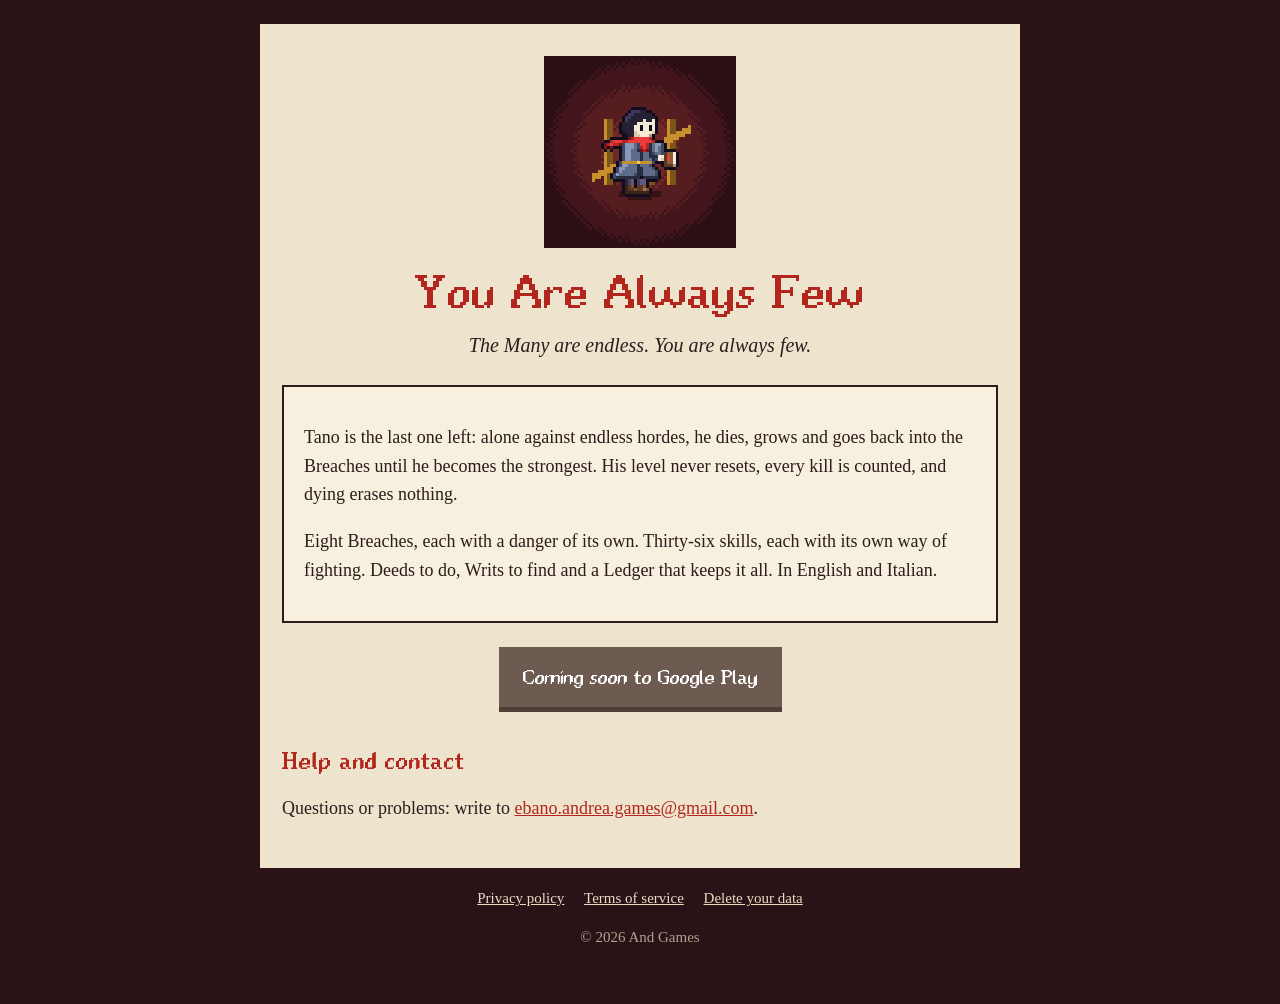
<file: index.html>
<!doctype html>
<html lang="en">
<head>
	<meta charset="utf-8">
	<meta name="viewport" content="width=device-width, initial-scale=1">
	<title>You Are Always Few</title>
	<meta name="description" content="You Are Always Few is a bullet heaven: Tano, the last one left, alone against endless hordes.">
	<link rel="stylesheet" href="style.css">
</head>
<body>
	<main>
		<div class="hero">
			<img src="images/icon.png" alt="">
			<span class="logo">You Are Always Few</span>
			<p class="tagline">The Many are endless. You are always few.</p>
		</div>

		<div class="card">
			<p>Tano is the last one left: alone against endless hordes, he dies, grows and goes back into the Breaches until he becomes the strongest. His level never resets, every kill is counted, and dying erases nothing.</p>
			<p>Eight Breaches, each with a danger of its own. Thirty-six skills, each with its own way of fighting. Deeds to do, Writs to find and a Ledger that keeps it all. In English and Italian.</p>
		</div>

		<p style="text-align: center">
			<span class="button disabled">Coming soon to Google Play</span>
		</p>

		<h2>Help and contact</h2>
		<p>Questions or problems: write to <a href="mailto:ebano.andrea.games@gmail.com">ebano.andrea.games@gmail.com</a>.</p>
	</main>
	<footer>
		<a href="privacy/">Privacy policy</a>
		<a href="terms/">Terms of service</a>
		<a href="delete/">Delete your data</a>
		<p>© 2026 And Games</p>
	</footer>
</body>
</html>
</file>
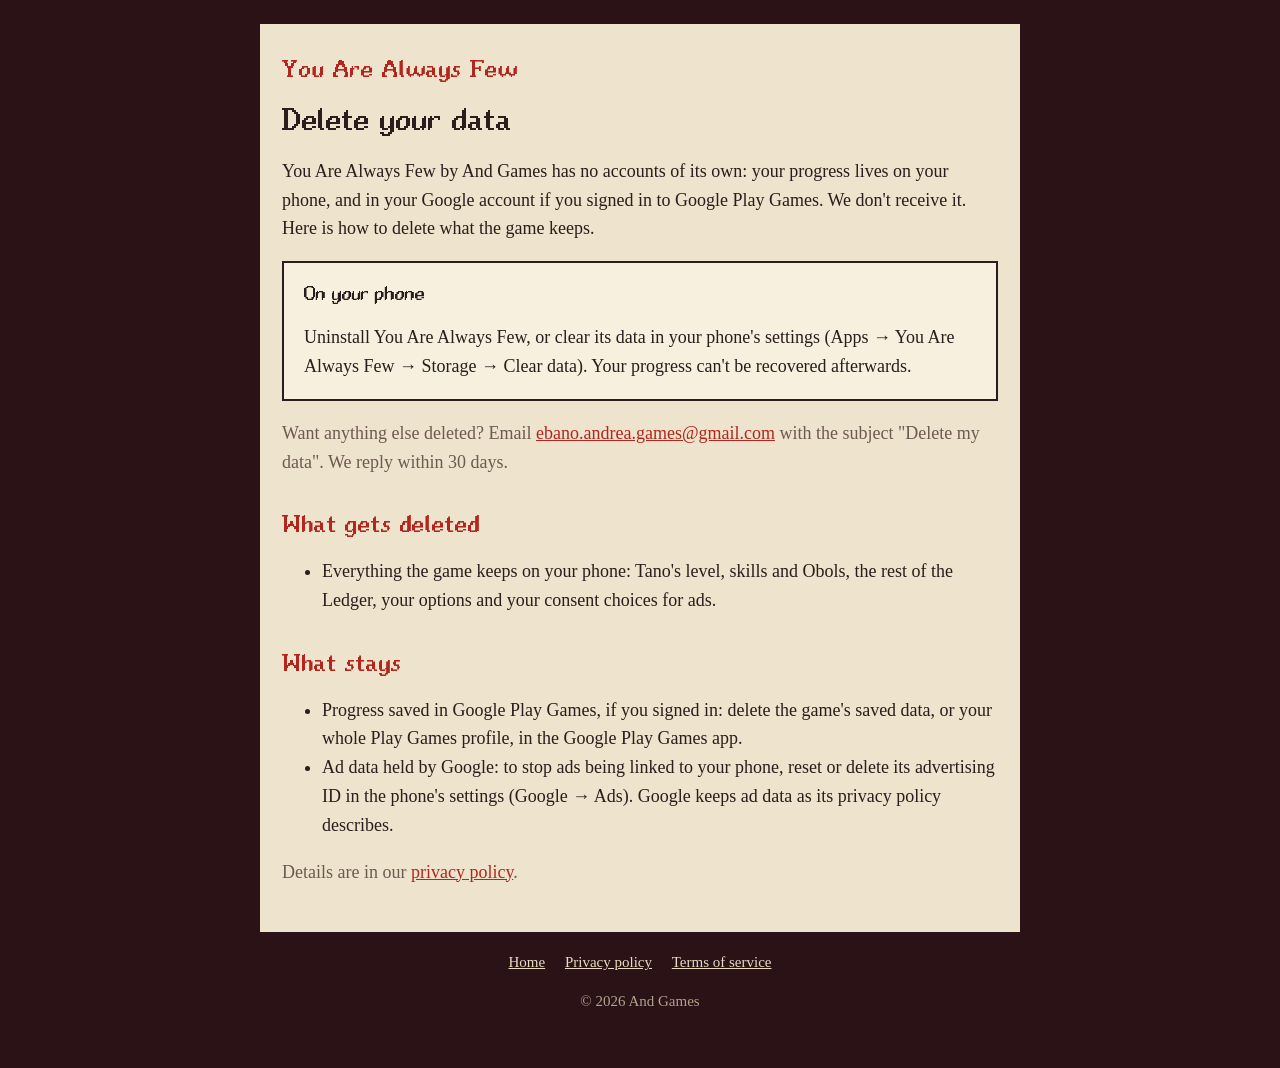
<file: delete/index.html>
<!doctype html>
<html lang="en">
<head>
	<meta charset="utf-8">
	<meta name="viewport" content="width=device-width, initial-scale=1">
	<title>Delete your data · You Are Always Few</title>
	<meta name="description" content="How to delete the data You Are Always Few keeps on your phone.">
	<link rel="stylesheet" href="../style.css">
</head>
<body>
	<main>
		<nav class="top"><a class="logo small" href="../">You Are Always Few</a></nav>

		<h1>Delete your data</h1>
		<p>You Are Always Few by And Games has no accounts of its own: your progress lives on your phone, and in your Google account if you signed in to Google Play Games. We don't receive it. Here is how to delete what the game keeps.</p>

		<div class="card">
			<h3 style="margin-top: 0">On your phone</h3>
			<p style="margin-bottom: 0">Uninstall You Are Always Few, or clear its data in your phone's settings (Apps → You Are Always Few → Storage → Clear data). Your progress can't be recovered afterwards.</p>
		</div>

		<p class="muted">Want anything else deleted? Email <a href="mailto:ebano.andrea.games@gmail.com?subject=You%20Are%20Always%20Few%3A%20delete%20my%20data">ebano.andrea.games@gmail.com</a> with the subject "Delete my data". We reply within 30 days.</p>

		<h2>What gets deleted</h2>
		<ul>
			<li>Everything the game keeps on your phone: Tano's level, skills and Obols, the rest of the Ledger, your options and your consent choices for ads.</li>
		</ul>

		<h2>What stays</h2>
		<ul>
			<li>Progress saved in Google Play Games, if you signed in: delete the game's saved data, or your whole Play Games profile, in the Google Play Games app.</li>
			<li>Ad data held by Google: to stop ads being linked to your phone, reset or delete its advertising ID in the phone's settings (Google → Ads). Google keeps ad data as its privacy policy describes.</li>
		</ul>

		<p class="muted">Details are in our <a href="../privacy/">privacy policy</a>.</p>
	</main>
	<footer>
		<a href="../">Home</a>
		<a href="../privacy/">Privacy policy</a>
		<a href="../terms/">Terms of service</a>
		<p>© 2026 And Games</p>
	</footer>
</body>
</html>
</file>
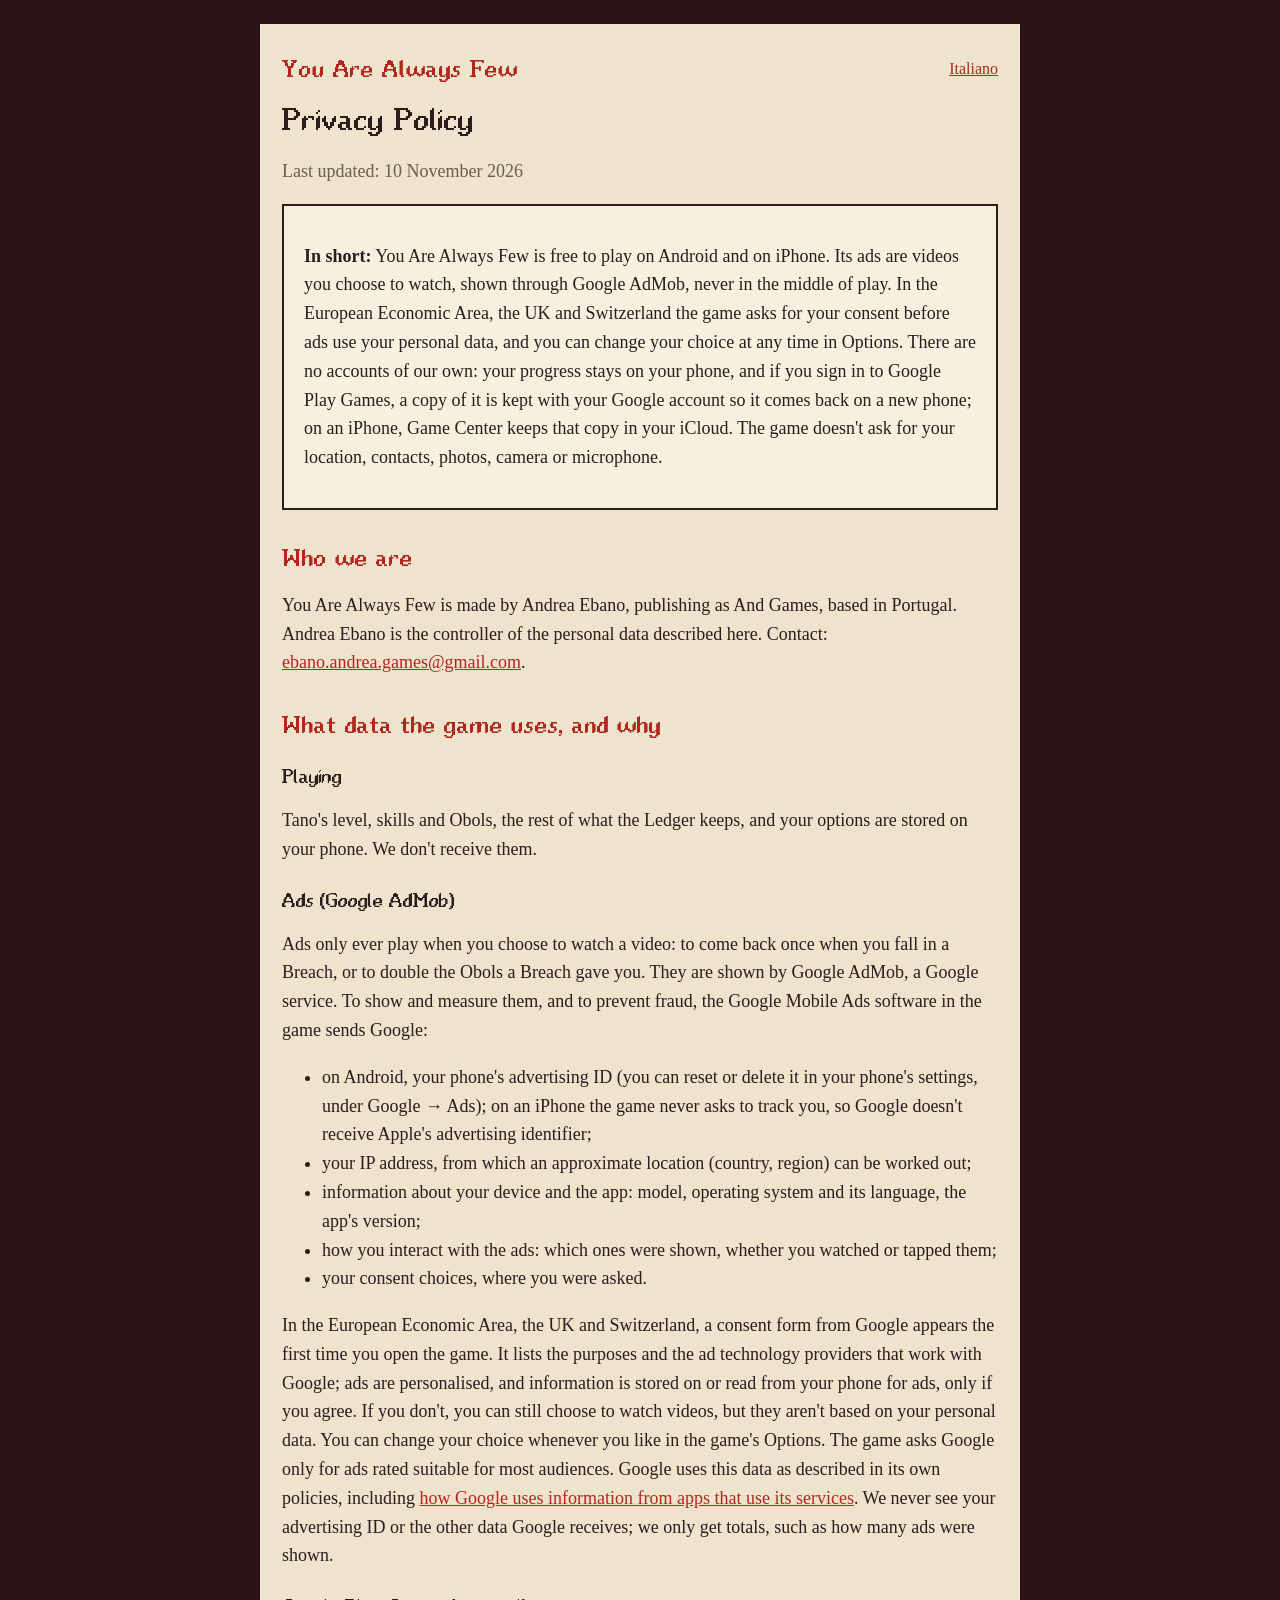
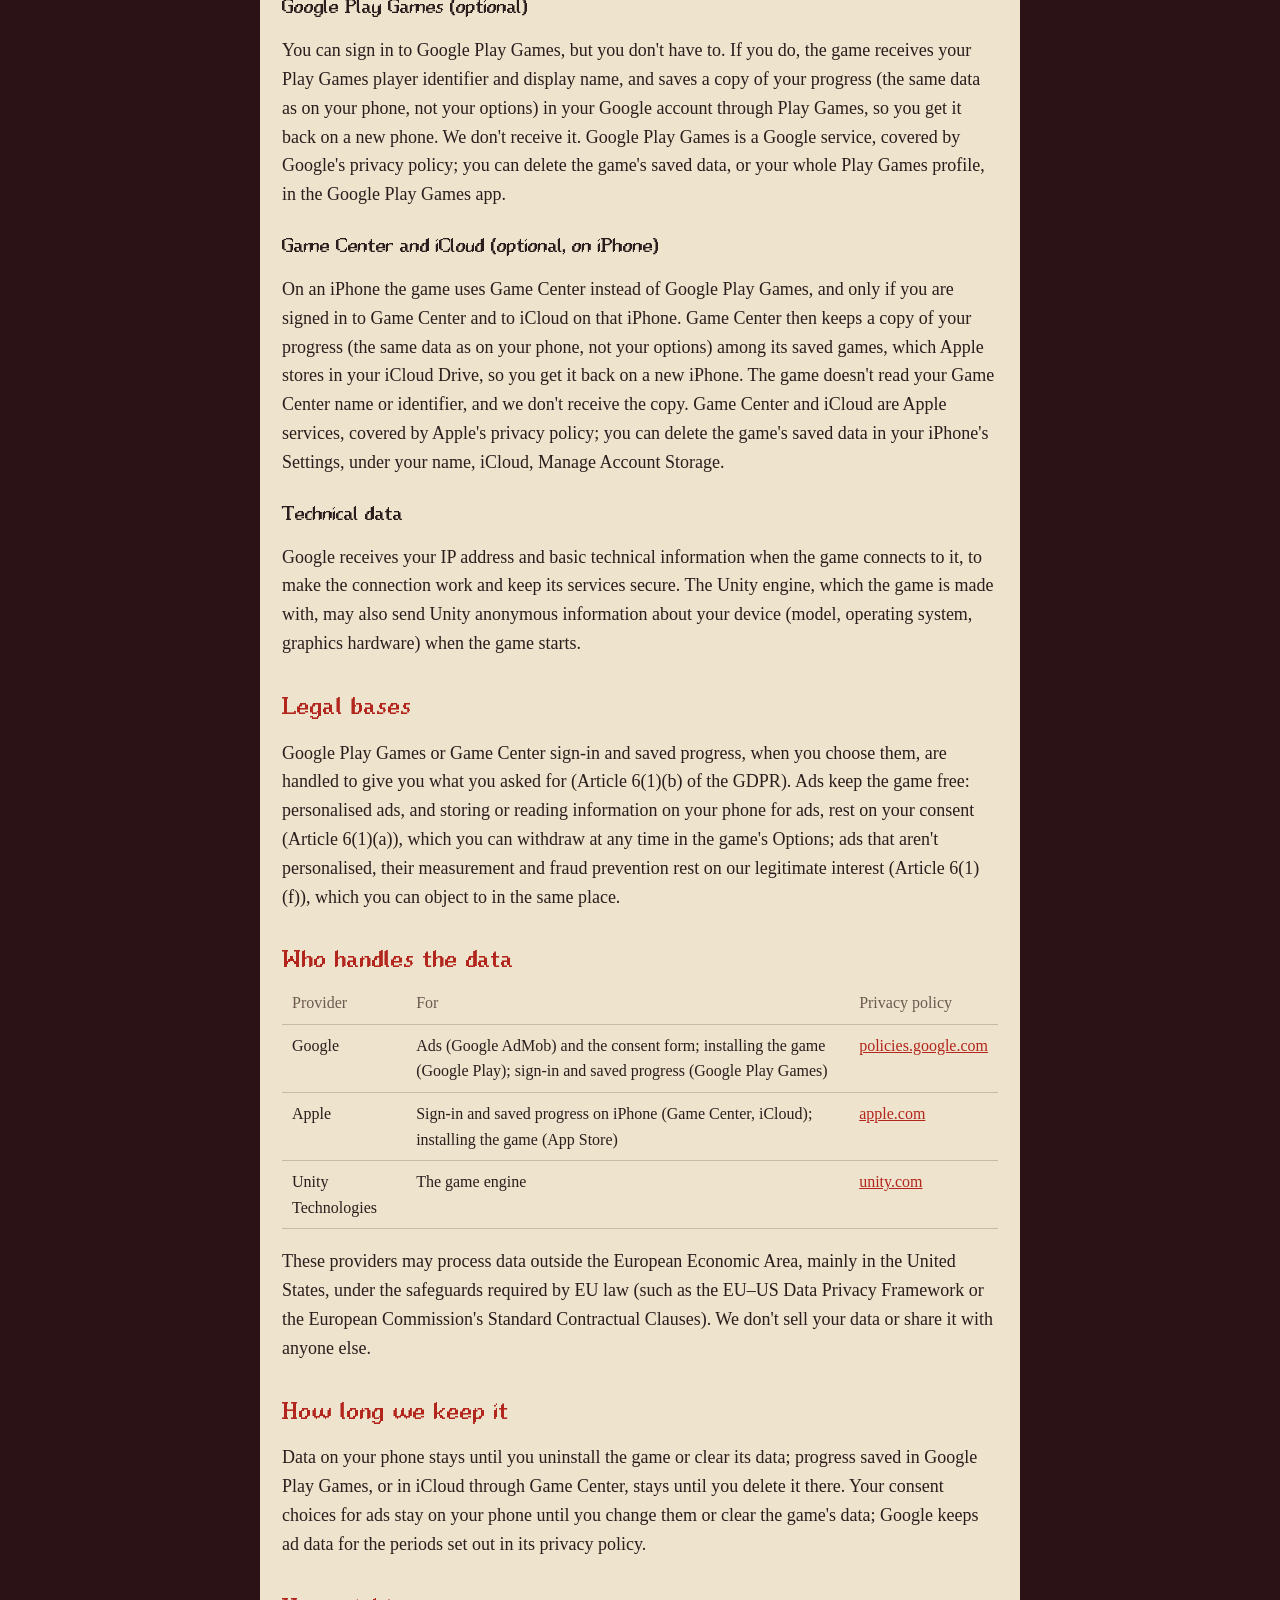
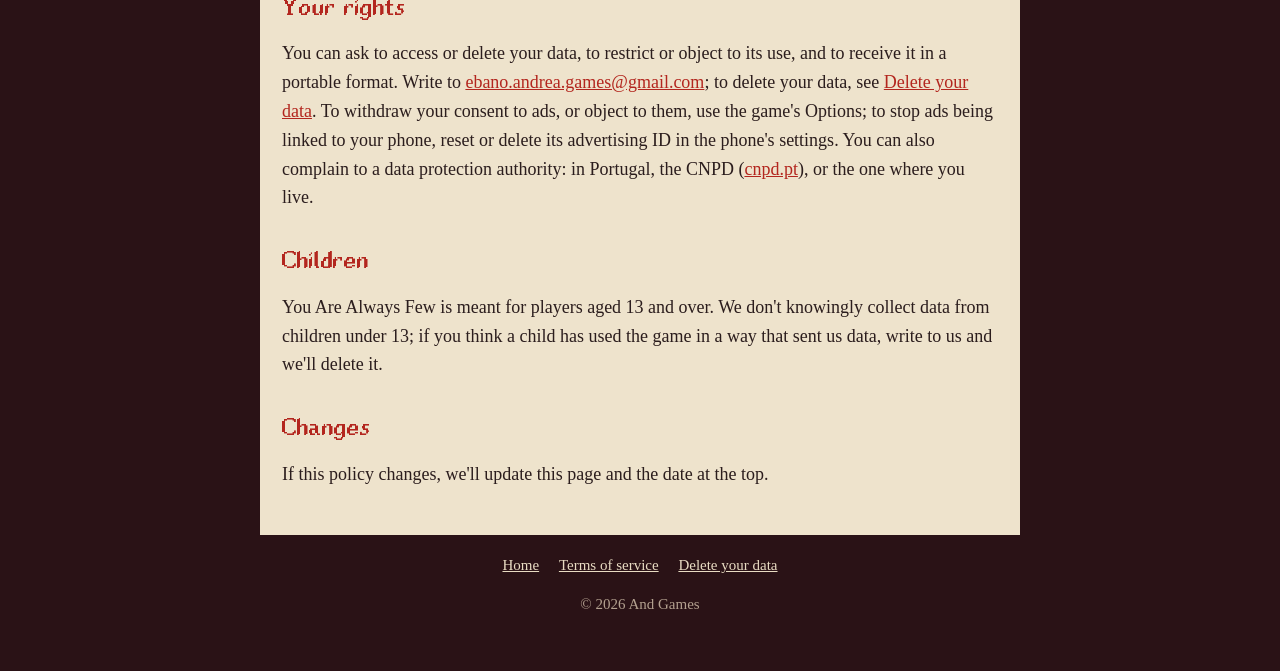
<file: privacy/index.html>
<!doctype html>
<html lang="en">
<head>
	<meta charset="utf-8">
	<meta name="viewport" content="width=device-width, initial-scale=1">
	<title>Privacy Policy · You Are Always Few</title>
	<meta name="description" content="What data You Are Always Few uses, why, who handles it, and how to stop it.">
	<link rel="stylesheet" href="../style.css">
</head>
<body>
	<main>
		<nav class="top"><a class="logo small" href="../">You Are Always Few</a><a class="language" href="it/" lang="it">Italiano</a></nav>

		<h1>Privacy Policy</h1>
		<p class="muted">Last updated: 10 November 2026</p>

		<div class="card">
			<p><strong>In short:</strong> You Are Always Few is free to play on Android and on iPhone. Its ads are videos you choose to watch, shown through Google AdMob, never in the middle of play. In the European Economic Area, the UK and Switzerland the game asks for your consent before ads use your personal data, and you can change your choice at any time in Options. There are no accounts of our own: your progress stays on your phone, and if you sign in to Google Play Games, a copy of it is kept with your Google account so it comes back on a new phone; on an iPhone, Game Center keeps that copy in your iCloud. The game doesn't ask for your location, contacts, photos, camera or microphone.</p>
		</div>

		<h2>Who we are</h2>
		<p>You Are Always Few is made by Andrea Ebano, publishing as And Games, based in Portugal. Andrea Ebano is the controller of the personal data described here. Contact: <a href="mailto:ebano.andrea.games@gmail.com">ebano.andrea.games@gmail.com</a>.</p>

		<h2>What data the game uses, and why</h2>

		<h3>Playing</h3>
		<p>Tano's level, skills and Obols, the rest of what the Ledger keeps, and your options are stored on your phone. We don't receive them.</p>

		<h3>Ads (Google AdMob)</h3>
		<p>Ads only ever play when you choose to watch a video: to come back once when you fall in a Breach, or to double the Obols a Breach gave you. They are shown by Google AdMob, a Google service. To show and measure them, and to prevent fraud, the Google Mobile Ads software in the game sends Google:</p>
		<ul>
			<li>on Android, your phone's advertising ID (you can reset or delete it in your phone's settings, under Google → Ads); on an iPhone the game never asks to track you, so Google doesn't receive Apple's advertising identifier;</li>
			<li>your IP address, from which an approximate location (country, region) can be worked out;</li>
			<li>information about your device and the app: model, operating system and its language, the app's version;</li>
			<li>how you interact with the ads: which ones were shown, whether you watched or tapped them;</li>
			<li>your consent choices, where you were asked.</li>
		</ul>
		<p>In the European Economic Area, the UK and Switzerland, a consent form from Google appears the first time you open the game. It lists the purposes and the ad technology providers that work with Google; ads are personalised, and information is stored on or read from your phone for ads, only if you agree. If you don't, you can still choose to watch videos, but they aren't based on your personal data. You can change your choice whenever you like in the game's Options. The game asks Google only for ads rated suitable for most audiences. Google uses this data as described in its own policies, including <a href="https://policies.google.com/technologies/partner-sites">how Google uses information from apps that use its services</a>. We never see your advertising ID or the other data Google receives; we only get totals, such as how many ads were shown.</p>

		<h3>Google Play Games (optional)</h3>
		<p>You can sign in to Google Play Games, but you don't have to. If you do, the game receives your Play Games player identifier and display name, and saves a copy of your progress (the same data as on your phone, not your options) in your Google account through Play Games, so you get it back on a new phone. We don't receive it. Google Play Games is a Google service, covered by Google's privacy policy; you can delete the game's saved data, or your whole Play Games profile, in the Google Play Games app.</p>

		<h3>Game Center and iCloud (optional, on iPhone)</h3>
		<p>On an iPhone the game uses Game Center instead of Google Play Games, and only if you are signed in to Game Center and to iCloud on that iPhone. Game Center then keeps a copy of your progress (the same data as on your phone, not your options) among its saved games, which Apple stores in your iCloud Drive, so you get it back on a new iPhone. The game doesn't read your Game Center name or identifier, and we don't receive the copy. Game Center and iCloud are Apple services, covered by Apple's privacy policy; you can delete the game's saved data in your iPhone's Settings, under your name, iCloud, Manage Account Storage.</p>

		<h3>Technical data</h3>
		<p>Google receives your IP address and basic technical information when the game connects to it, to make the connection work and keep its services secure. The Unity engine, which the game is made with, may also send Unity anonymous information about your device (model, operating system, graphics hardware) when the game starts.</p>

		<h2>Legal bases</h2>
		<p>Google Play Games or Game Center sign-in and saved progress, when you choose them, are handled to give you what you asked for (Article 6(1)(b) of the GDPR). Ads keep the game free: personalised ads, and storing or reading information on your phone for ads, rest on your consent (Article 6(1)(a)), which you can withdraw at any time in the game's Options; ads that aren't personalised, their measurement and fraud prevention rest on our legitimate interest (Article 6(1)(f)), which you can object to in the same place.</p>

		<h2>Who handles the data</h2>
		<table>
			<tr><th>Provider</th><th>For</th><th>Privacy policy</th></tr>
			<tr><td>Google</td><td>Ads (Google AdMob) and the consent form; installing the game (Google Play); sign-in and saved progress (Google Play Games)</td><td><a href="https://policies.google.com/privacy">policies.google.com</a></td></tr>
			<tr><td>Apple</td><td>Sign-in and saved progress on iPhone (Game Center, iCloud); installing the game (App Store)</td><td><a href="https://www.apple.com/legal/privacy/">apple.com</a></td></tr>
			<tr><td>Unity Technologies</td><td>The game engine</td><td><a href="https://unity.com/legal/privacy-policy">unity.com</a></td></tr>
		</table>
		<p>These providers may process data outside the European Economic Area, mainly in the United States, under the safeguards required by EU law (such as the EU–US Data Privacy Framework or the European Commission's Standard Contractual Clauses). We don't sell your data or share it with anyone else.</p>

		<h2>How long we keep it</h2>
		<p>Data on your phone stays until you uninstall the game or clear its data; progress saved in Google Play Games, or in iCloud through Game Center, stays until you delete it there. Your consent choices for ads stay on your phone until you change them or clear the game's data; Google keeps ad data for the periods set out in its privacy policy.</p>

		<h2>Your rights</h2>
		<p>You can ask to access or delete your data, to restrict or object to its use, and to receive it in a portable format. Write to <a href="mailto:ebano.andrea.games@gmail.com">ebano.andrea.games@gmail.com</a>; to delete your data, see <a href="../delete/">Delete your data</a>. To withdraw your consent to ads, or object to them, use the game's Options; to stop ads being linked to your phone, reset or delete its advertising ID in the phone's settings. You can also complain to a data protection authority: in Portugal, the CNPD (<a href="https://www.cnpd.pt">cnpd.pt</a>), or the one where you live.</p>

		<h2>Children</h2>
		<p>You Are Always Few is meant for players aged 13 and over. We don't knowingly collect data from children under 13; if you think a child has used the game in a way that sent us data, write to us and we'll delete it.</p>

		<h2>Changes</h2>
		<p>If this policy changes, we'll update this page and the date at the top.</p>
	</main>
	<footer>
		<a href="../">Home</a>
		<a href="../terms/">Terms of service</a>
		<a href="../delete/">Delete your data</a>
		<p>© 2026 And Games</p>
	</footer>
</body>
</html>
</file>
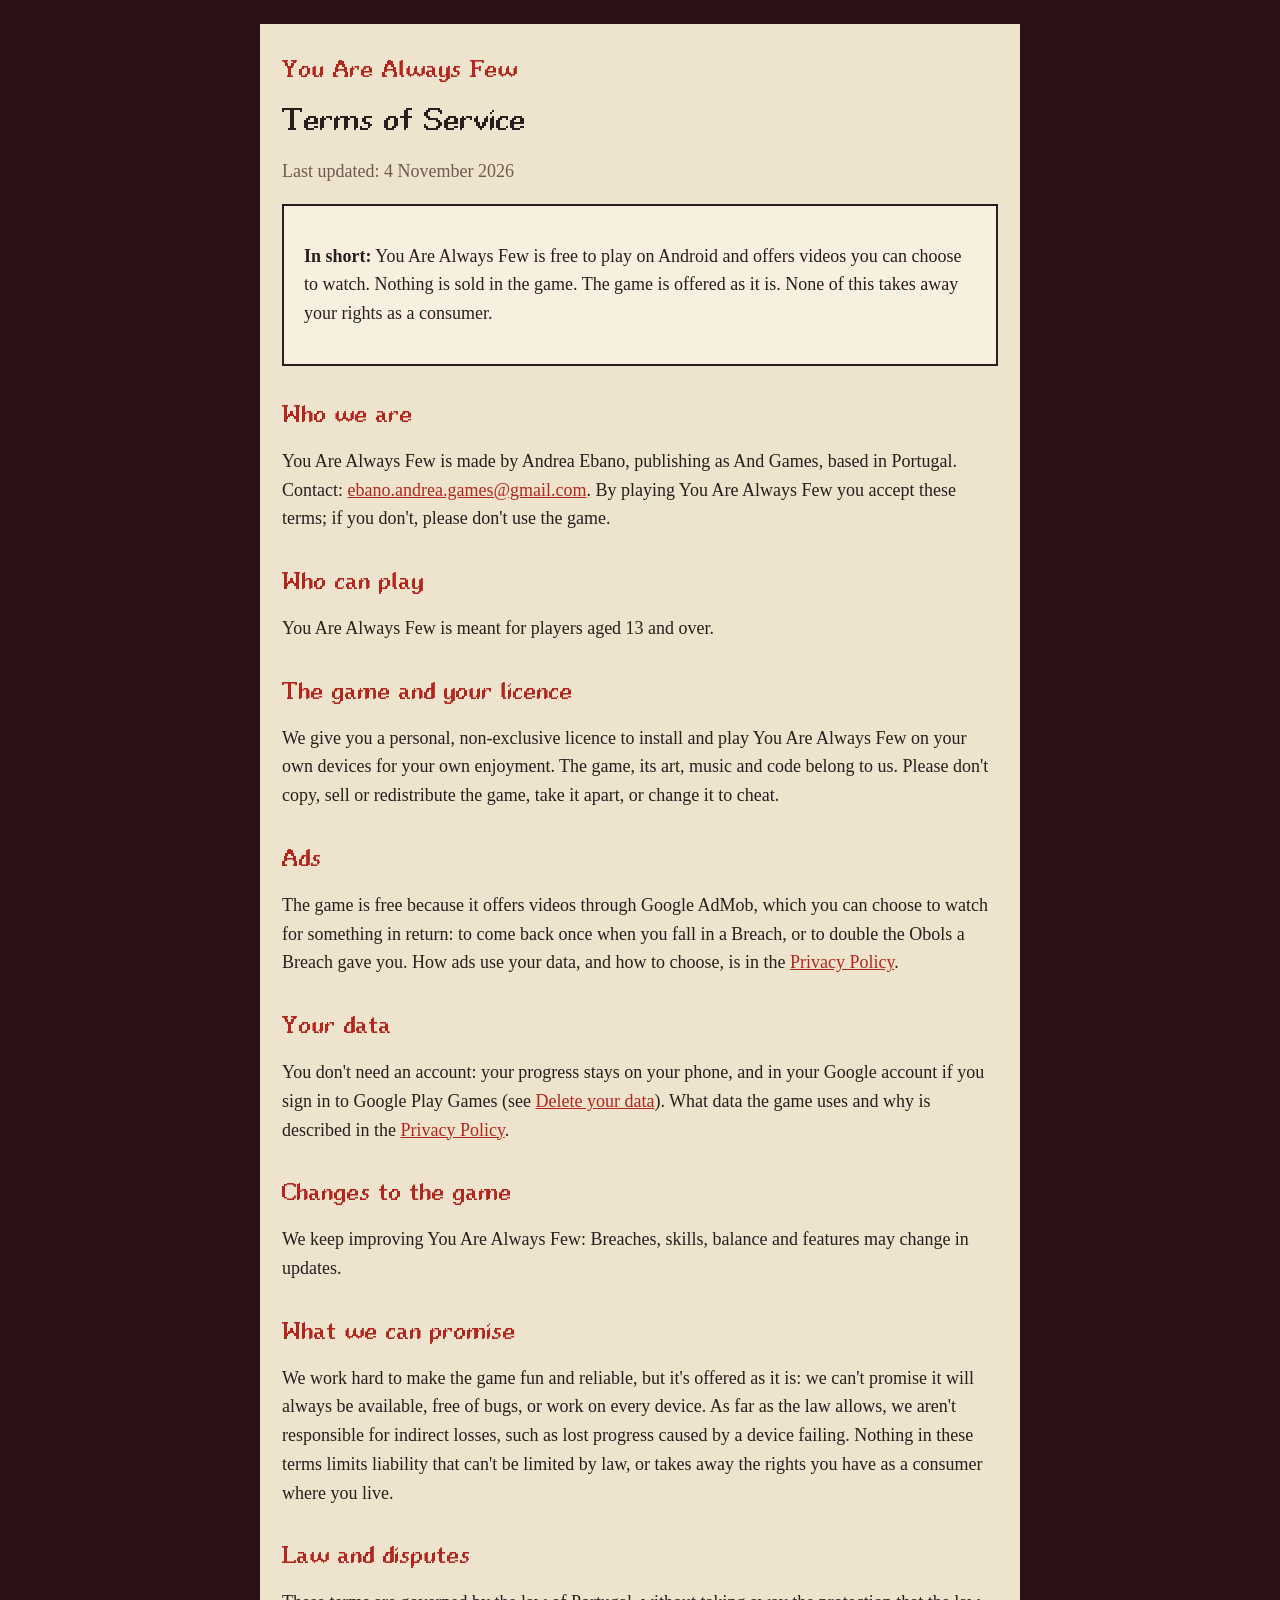
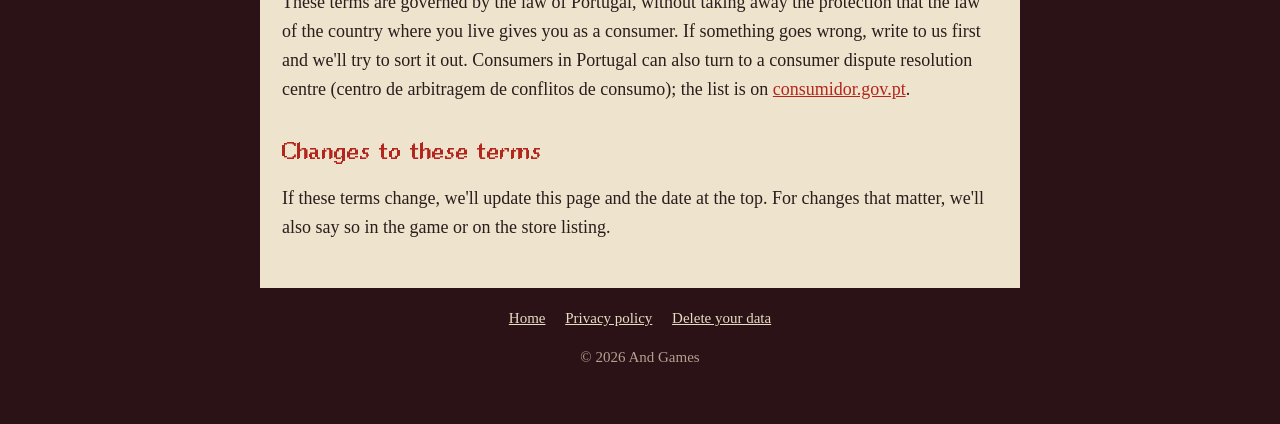
<file: terms/index.html>
<!doctype html>
<html lang="en">
<head>
	<meta charset="utf-8">
	<meta name="viewport" content="width=device-width, initial-scale=1">
	<title>Terms of Service · You Are Always Few</title>
	<meta name="description" content="The rules for playing You Are Always Few: ads, your licence, and what we can and can't promise.">
	<link rel="stylesheet" href="../style.css">
</head>
<body>
	<main>
		<nav class="top"><a class="logo small" href="../">You Are Always Few</a></nav>

		<h1>Terms of Service</h1>
		<p class="muted">Last updated: 4 November 2026</p>

		<div class="card">
			<p><strong>In short:</strong> You Are Always Few is free to play on Android and offers videos you can choose to watch. Nothing is sold in the game. The game is offered as it is. None of this takes away your rights as a consumer.</p>
		</div>

		<h2>Who we are</h2>
		<p>You Are Always Few is made by Andrea Ebano, publishing as And Games, based in Portugal. Contact: <a href="mailto:ebano.andrea.games@gmail.com">ebano.andrea.games@gmail.com</a>. By playing You Are Always Few you accept these terms; if you don't, please don't use the game.</p>

		<h2>Who can play</h2>
		<p>You Are Always Few is meant for players aged 13 and over.</p>

		<h2>The game and your licence</h2>
		<p>We give you a personal, non-exclusive licence to install and play You Are Always Few on your own devices for your own enjoyment. The game, its art, music and code belong to us. Please don't copy, sell or redistribute the game, take it apart, or change it to cheat.</p>

		<h2>Ads</h2>
		<p>The game is free because it offers videos through Google AdMob, which you can choose to watch for something in return: to come back once when you fall in a Breach, or to double the Obols a Breach gave you. How ads use your data, and how to choose, is in the <a href="../privacy/">Privacy Policy</a>.</p>

		<h2>Your data</h2>
		<p>You don't need an account: your progress stays on your phone, and in your Google account if you sign in to Google Play Games (see <a href="../delete/">Delete your data</a>). What data the game uses and why is described in the <a href="../privacy/">Privacy Policy</a>.</p>

		<h2>Changes to the game</h2>
		<p>We keep improving You Are Always Few: Breaches, skills, balance and features may change in updates.</p>

		<h2>What we can promise</h2>
		<p>We work hard to make the game fun and reliable, but it's offered as it is: we can't promise it will always be available, free of bugs, or work on every device. As far as the law allows, we aren't responsible for indirect losses, such as lost progress caused by a device failing. Nothing in these terms limits liability that can't be limited by law, or takes away the rights you have as a consumer where you live.</p>

		<h2>Law and disputes</h2>
		<p>These terms are governed by the law of Portugal, without taking away the protection that the law of the country where you live gives you as a consumer. If something goes wrong, write to us first and we'll try to sort it out. Consumers in Portugal can also turn to a consumer dispute resolution centre (centro de arbitragem de conflitos de consumo); the list is on <a href="https://www.consumidor.gov.pt">consumidor.gov.pt</a>.</p>

		<h2>Changes to these terms</h2>
		<p>If these terms change, we'll update this page and the date at the top. For changes that matter, we'll also say so in the game or on the store listing.</p>
	</main>
	<footer>
		<a href="../">Home</a>
		<a href="../privacy/">Privacy policy</a>
		<a href="../delete/">Delete your data</a>
		<p>© 2026 And Games</p>
	</footer>
</body>
</html>
</file>
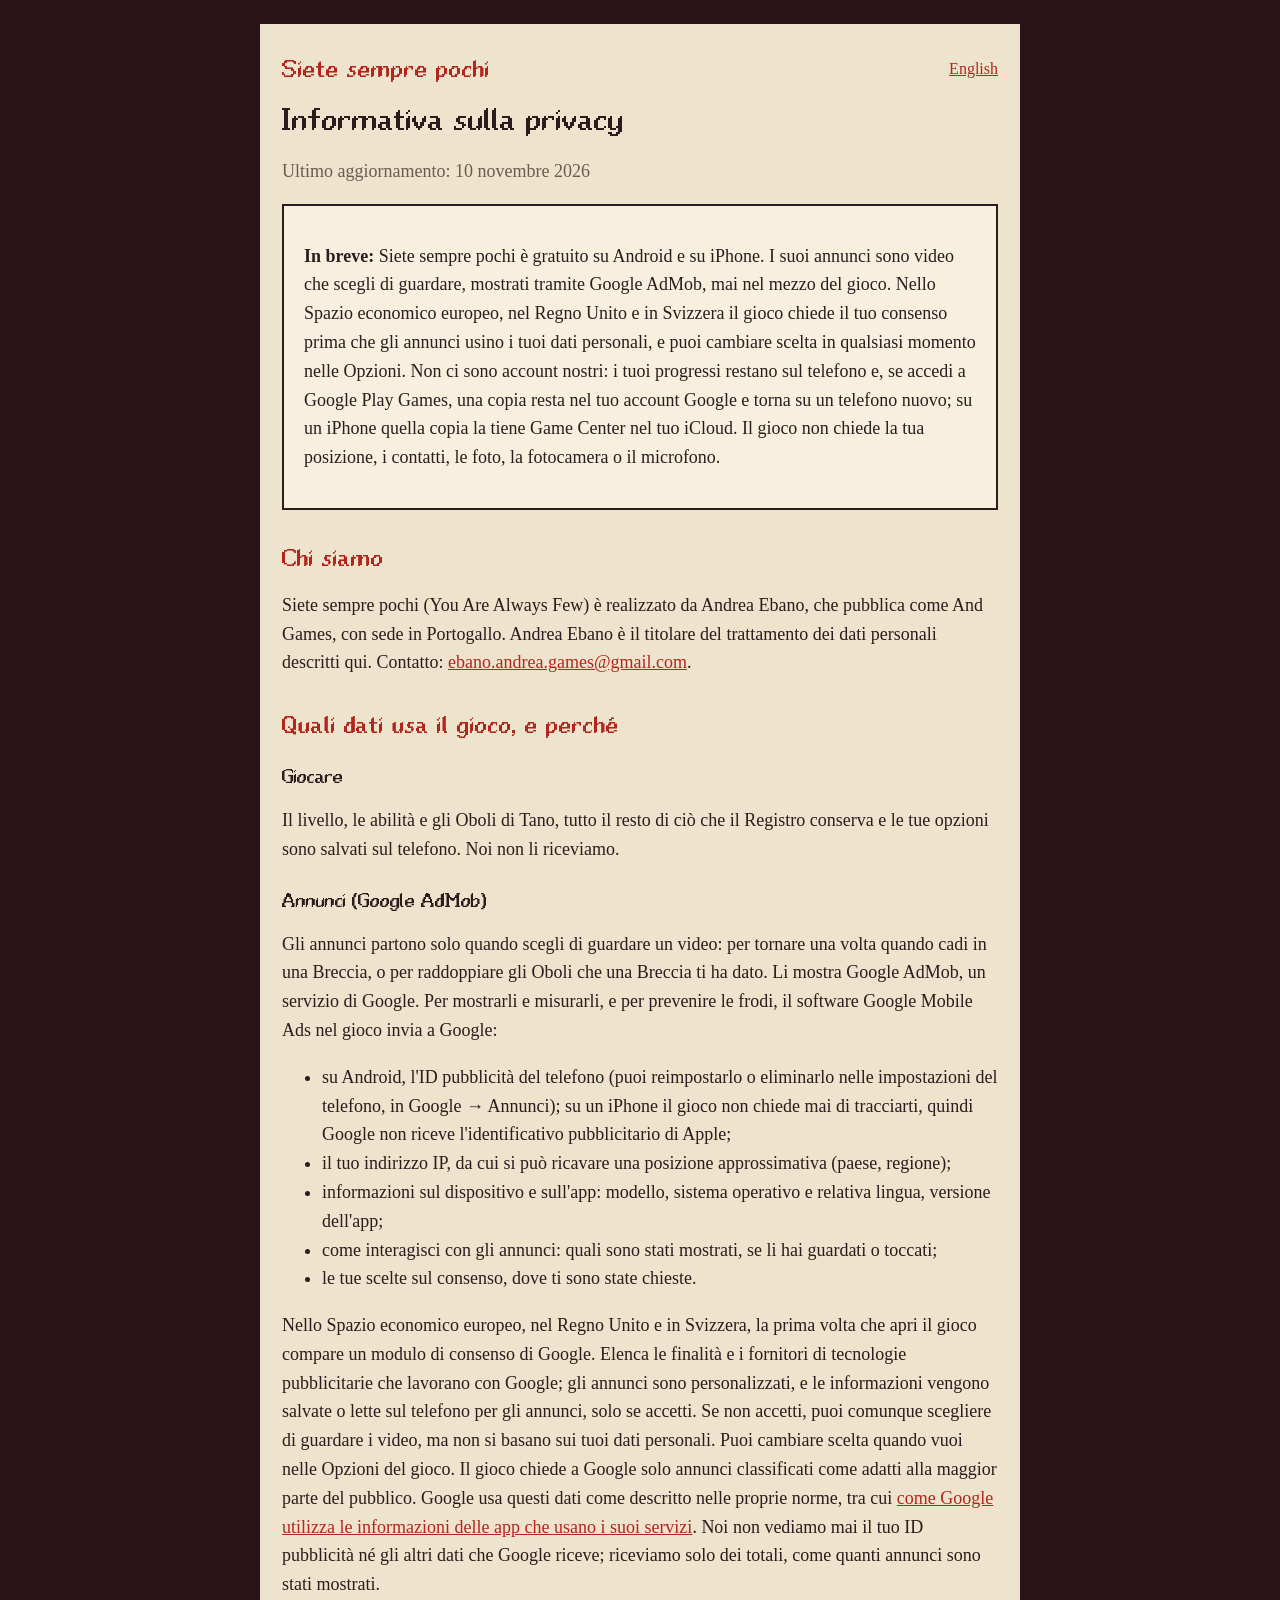
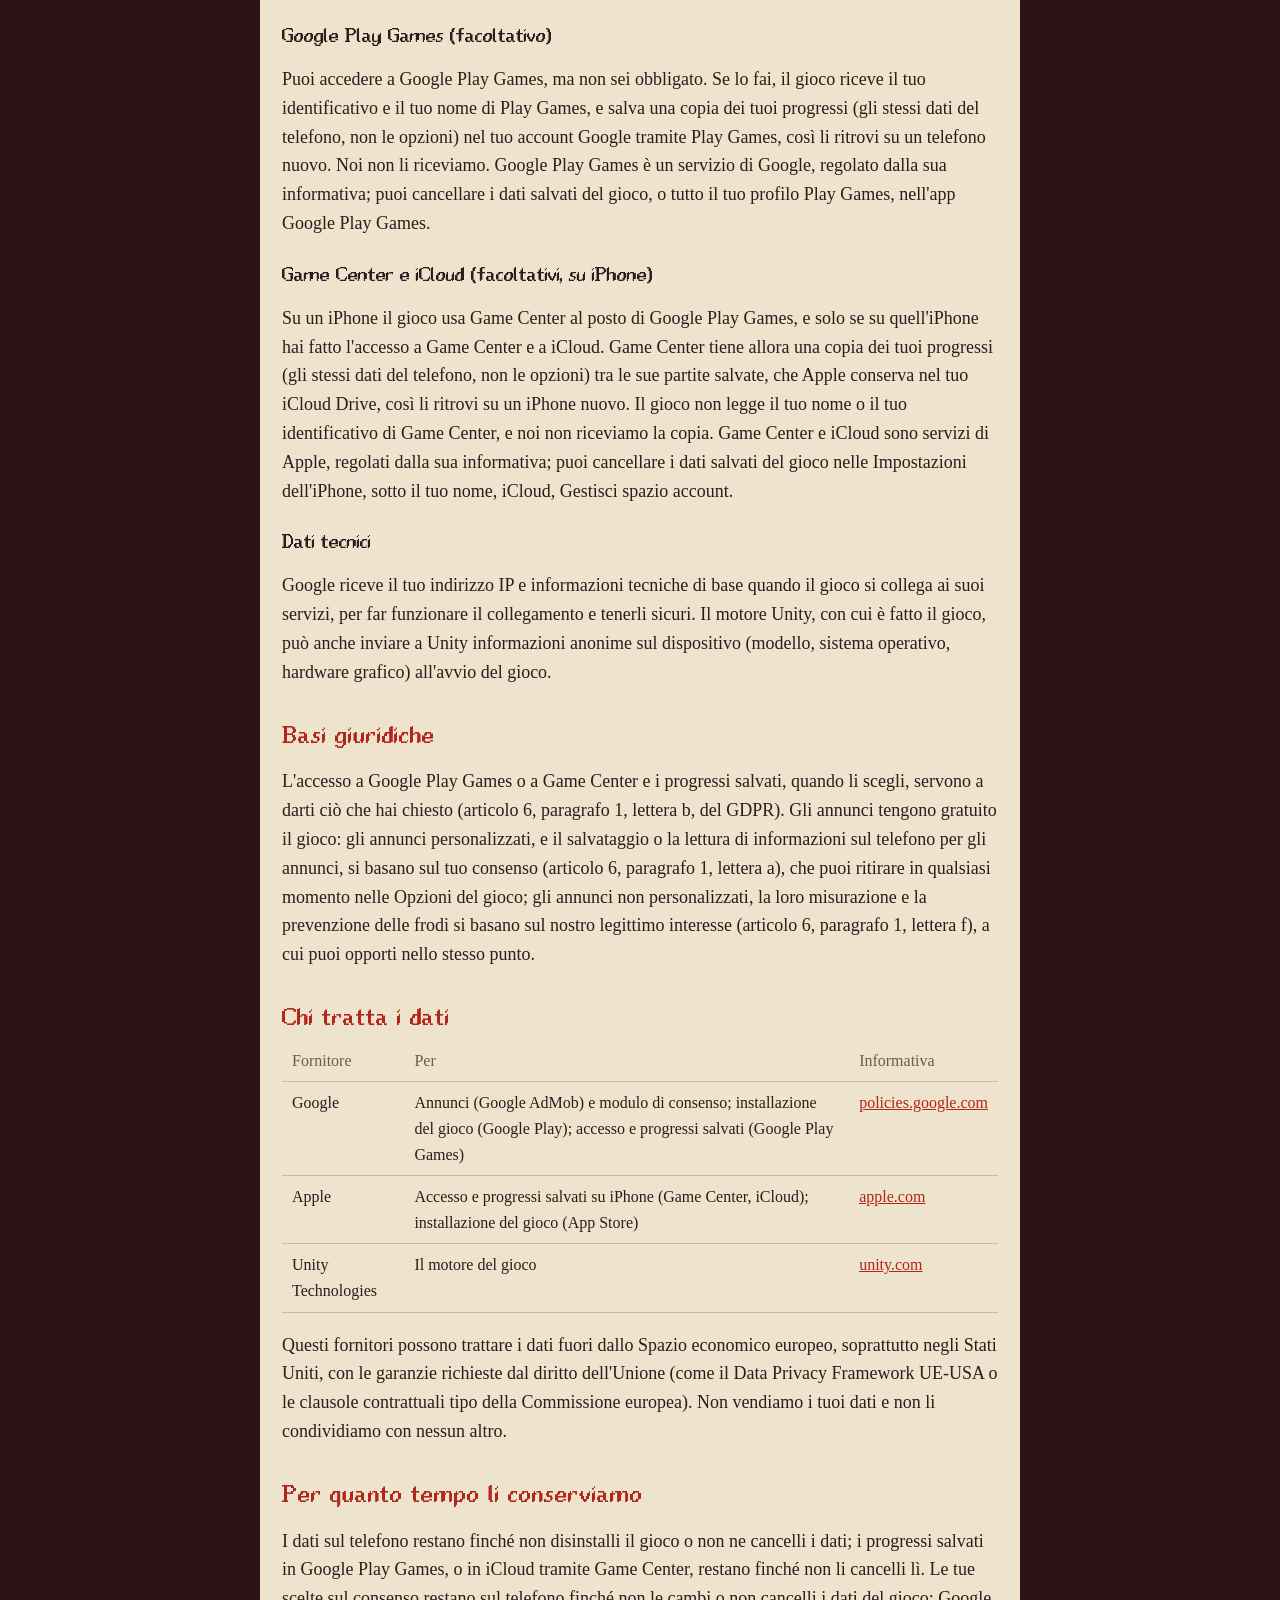
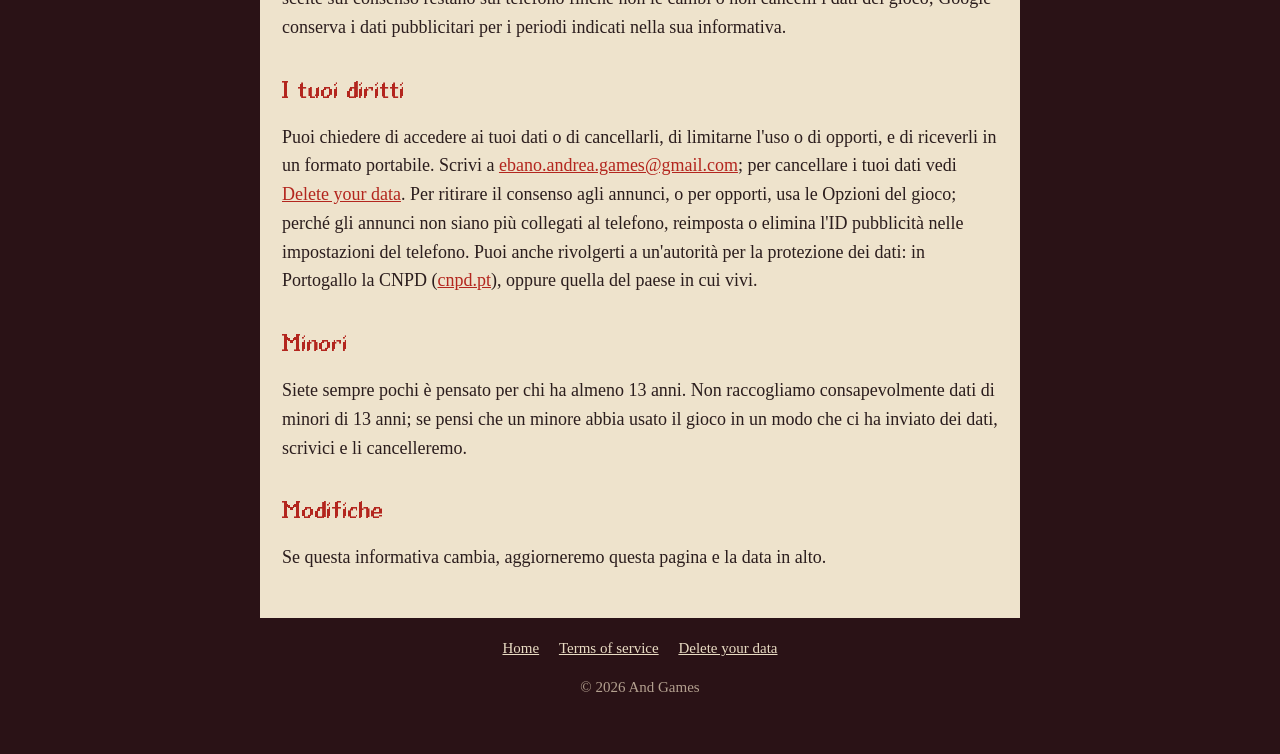
<file: privacy/it/index.html>
<!doctype html>
<html lang="it">
<head>
	<meta charset="utf-8">
	<meta name="viewport" content="width=device-width, initial-scale=1">
	<title>Informativa sulla privacy · Siete sempre pochi</title>
	<meta name="description" content="Quali dati usa Siete sempre pochi, perché, chi li tratta e come fermarlo.">
	<link rel="stylesheet" href="../../style.css">
</head>
<body>
	<main>
		<nav class="top"><a class="logo small" href="../../">Siete sempre pochi</a><a class="language" href="../" lang="en">English</a></nav>

		<h1>Informativa sulla privacy</h1>
		<p class="muted">Ultimo aggiornamento: 10 novembre 2026</p>

		<div class="card">
			<p><strong>In breve:</strong> Siete sempre pochi è gratuito su Android e su iPhone. I suoi annunci sono video che scegli di guardare, mostrati tramite Google AdMob, mai nel mezzo del gioco. Nello Spazio economico europeo, nel Regno Unito e in Svizzera il gioco chiede il tuo consenso prima che gli annunci usino i tuoi dati personali, e puoi cambiare scelta in qualsiasi momento nelle Opzioni. Non ci sono account nostri: i tuoi progressi restano sul telefono e, se accedi a Google Play Games, una copia resta nel tuo account Google e torna su un telefono nuovo; su un iPhone quella copia la tiene Game Center nel tuo iCloud. Il gioco non chiede la tua posizione, i contatti, le foto, la fotocamera o il microfono.</p>
		</div>

		<h2>Chi siamo</h2>
		<p>Siete sempre pochi (You Are Always Few) è realizzato da Andrea Ebano, che pubblica come And Games, con sede in Portogallo. Andrea Ebano è il titolare del trattamento dei dati personali descritti qui. Contatto: <a href="mailto:ebano.andrea.games@gmail.com">ebano.andrea.games@gmail.com</a>.</p>

		<h2>Quali dati usa il gioco, e perché</h2>

		<h3>Giocare</h3>
		<p>Il livello, le abilità e gli Oboli di Tano, tutto il resto di ciò che il Registro conserva e le tue opzioni sono salvati sul telefono. Noi non li riceviamo.</p>

		<h3>Annunci (Google AdMob)</h3>
		<p>Gli annunci partono solo quando scegli di guardare un video: per tornare una volta quando cadi in una Breccia, o per raddoppiare gli Oboli che una Breccia ti ha dato. Li mostra Google AdMob, un servizio di Google. Per mostrarli e misurarli, e per prevenire le frodi, il software Google Mobile Ads nel gioco invia a Google:</p>
		<ul>
			<li>su Android, l'ID pubblicità del telefono (puoi reimpostarlo o eliminarlo nelle impostazioni del telefono, in Google → Annunci); su un iPhone il gioco non chiede mai di tracciarti, quindi Google non riceve l'identificativo pubblicitario di Apple;</li>
			<li>il tuo indirizzo IP, da cui si può ricavare una posizione approssimativa (paese, regione);</li>
			<li>informazioni sul dispositivo e sull'app: modello, sistema operativo e relativa lingua, versione dell'app;</li>
			<li>come interagisci con gli annunci: quali sono stati mostrati, se li hai guardati o toccati;</li>
			<li>le tue scelte sul consenso, dove ti sono state chieste.</li>
		</ul>
		<p>Nello Spazio economico europeo, nel Regno Unito e in Svizzera, la prima volta che apri il gioco compare un modulo di consenso di Google. Elenca le finalità e i fornitori di tecnologie pubblicitarie che lavorano con Google; gli annunci sono personalizzati, e le informazioni vengono salvate o lette sul telefono per gli annunci, solo se accetti. Se non accetti, puoi comunque scegliere di guardare i video, ma non si basano sui tuoi dati personali. Puoi cambiare scelta quando vuoi nelle Opzioni del gioco. Il gioco chiede a Google solo annunci classificati come adatti alla maggior parte del pubblico. Google usa questi dati come descritto nelle proprie norme, tra cui <a href="https://policies.google.com/technologies/partner-sites">come Google utilizza le informazioni delle app che usano i suoi servizi</a>. Noi non vediamo mai il tuo ID pubblicità né gli altri dati che Google riceve; riceviamo solo dei totali, come quanti annunci sono stati mostrati.</p>

		<h3>Google Play Games (facoltativo)</h3>
		<p>Puoi accedere a Google Play Games, ma non sei obbligato. Se lo fai, il gioco riceve il tuo identificativo e il tuo nome di Play Games, e salva una copia dei tuoi progressi (gli stessi dati del telefono, non le opzioni) nel tuo account Google tramite Play Games, così li ritrovi su un telefono nuovo. Noi non li riceviamo. Google Play Games è un servizio di Google, regolato dalla sua informativa; puoi cancellare i dati salvati del gioco, o tutto il tuo profilo Play Games, nell'app Google Play Games.</p>

		<h3>Game Center e iCloud (facoltativi, su iPhone)</h3>
		<p>Su un iPhone il gioco usa Game Center al posto di Google Play Games, e solo se su quell'iPhone hai fatto l'accesso a Game Center e a iCloud. Game Center tiene allora una copia dei tuoi progressi (gli stessi dati del telefono, non le opzioni) tra le sue partite salvate, che Apple conserva nel tuo iCloud Drive, così li ritrovi su un iPhone nuovo. Il gioco non legge il tuo nome o il tuo identificativo di Game Center, e noi non riceviamo la copia. Game Center e iCloud sono servizi di Apple, regolati dalla sua informativa; puoi cancellare i dati salvati del gioco nelle Impostazioni dell'iPhone, sotto il tuo nome, iCloud, Gestisci spazio account.</p>

		<h3>Dati tecnici</h3>
		<p>Google riceve il tuo indirizzo IP e informazioni tecniche di base quando il gioco si collega ai suoi servizi, per far funzionare il collegamento e tenerli sicuri. Il motore Unity, con cui è fatto il gioco, può anche inviare a Unity informazioni anonime sul dispositivo (modello, sistema operativo, hardware grafico) all'avvio del gioco.</p>

		<h2>Basi giuridiche</h2>
		<p>L'accesso a Google Play Games o a Game Center e i progressi salvati, quando li scegli, servono a darti ciò che hai chiesto (articolo 6, paragrafo 1, lettera b, del GDPR). Gli annunci tengono gratuito il gioco: gli annunci personalizzati, e il salvataggio o la lettura di informazioni sul telefono per gli annunci, si basano sul tuo consenso (articolo 6, paragrafo 1, lettera a), che puoi ritirare in qualsiasi momento nelle Opzioni del gioco; gli annunci non personalizzati, la loro misurazione e la prevenzione delle frodi si basano sul nostro legittimo interesse (articolo 6, paragrafo 1, lettera f), a cui puoi opporti nello stesso punto.</p>

		<h2>Chi tratta i dati</h2>
		<table>
			<tr><th>Fornitore</th><th>Per</th><th>Informativa</th></tr>
			<tr><td>Google</td><td>Annunci (Google AdMob) e modulo di consenso; installazione del gioco (Google Play); accesso e progressi salvati (Google Play Games)</td><td><a href="https://policies.google.com/privacy">policies.google.com</a></td></tr>
			<tr><td>Apple</td><td>Accesso e progressi salvati su iPhone (Game Center, iCloud); installazione del gioco (App Store)</td><td><a href="https://www.apple.com/it/legal/privacy/">apple.com</a></td></tr>
			<tr><td>Unity Technologies</td><td>Il motore del gioco</td><td><a href="https://unity.com/legal/privacy-policy">unity.com</a></td></tr>
		</table>
		<p>Questi fornitori possono trattare i dati fuori dallo Spazio economico europeo, soprattutto negli Stati Uniti, con le garanzie richieste dal diritto dell'Unione (come il Data Privacy Framework UE-USA o le clausole contrattuali tipo della Commissione europea). Non vendiamo i tuoi dati e non li condividiamo con nessun altro.</p>

		<h2>Per quanto tempo li conserviamo</h2>
		<p>I dati sul telefono restano finché non disinstalli il gioco o non ne cancelli i dati; i progressi salvati in Google Play Games, o in iCloud tramite Game Center, restano finché non li cancelli lì. Le tue scelte sul consenso restano sul telefono finché non le cambi o non cancelli i dati del gioco; Google conserva i dati pubblicitari per i periodi indicati nella sua informativa.</p>

		<h2>I tuoi diritti</h2>
		<p>Puoi chiedere di accedere ai tuoi dati o di cancellarli, di limitarne l'uso o di opporti, e di riceverli in un formato portabile. Scrivi a <a href="mailto:ebano.andrea.games@gmail.com">ebano.andrea.games@gmail.com</a>; per cancellare i tuoi dati vedi <a href="../../delete/">Delete your data</a>. Per ritirare il consenso agli annunci, o per opporti, usa le Opzioni del gioco; perché gli annunci non siano più collegati al telefono, reimposta o elimina l'ID pubblicità nelle impostazioni del telefono. Puoi anche rivolgerti a un'autorità per la protezione dei dati: in Portogallo la CNPD (<a href="https://www.cnpd.pt">cnpd.pt</a>), oppure quella del paese in cui vivi.</p>

		<h2>Minori</h2>
		<p>Siete sempre pochi è pensato per chi ha almeno 13 anni. Non raccogliamo consapevolmente dati di minori di 13 anni; se pensi che un minore abbia usato il gioco in un modo che ci ha inviato dei dati, scrivici e li cancelleremo.</p>

		<h2>Modifiche</h2>
		<p>Se questa informativa cambia, aggiorneremo questa pagina e la data in alto.</p>
	</main>
	<footer>
		<a href="../../">Home</a>
		<a href="../../terms/">Terms of service</a>
		<a href="../../delete/">Delete your data</a>
		<p>© 2026 And Games</p>
	</footer>
</body>
</html>
</file>
<file: style.css>
/* You Are Always Few website: the Ledger's paper and red ink, and the game's title font (made for the game, served from here). */
@font-face {
	font-family: "Tally Title";
	src: url("fonts/TallyTitle.ttf") format("truetype");
	font-display: swap;
}

:root {
	--bg: #2a1216;
	--page: #eee3cc;
	--panel: #f8f0de;
	--text: #2b1d1d;
	--muted: #6d5a50;
	--on-bg: #e9dcc3;
	--on-bg-muted: #b3a08f;
	--red: #b3261e;
	--red-edge: #7d1913;
	--gold: #d9a441;
}

* { box-sizing: border-box; }

html { background: var(--bg); }

body {
	margin: 0;
	background: var(--bg);
	color: var(--text);
	font-family: Georgia, "Times New Roman", serif;
	font-size: 18px;
	line-height: 1.6;
}

main {
	max-width: 760px;
	margin: 24px auto 0;
	padding: 32px 22px 28px;
	background: var(--page);
}

a { color: var(--red); }

h1, h2, h3, .logo, .button { font-family: "Tally Title", Georgia, serif; font-weight: 400; }

h1, h2, h3 { line-height: 1.2; }

h1 { font-size: 32px; margin: 0 0 10px; }
h2 { font-size: 24px; margin: 34px 0 8px; color: var(--red); }
h3 { font-size: 20px; margin: 24px 0 4px; }

.muted { color: var(--muted); }

.logo {
	display: inline-block;
	color: var(--red);
	font-size: 48px;
	line-height: 1.1;
	text-decoration: none;
}
.logo.small { font-size: 24px; }

.tagline { font-size: 20px; font-style: italic; margin: 10px 0 24px; }

.hero { text-align: center; }
.hero img { display: block; width: 192px; height: 192px; margin: 0 auto 18px; image-rendering: pixelated; }

.card {
	background: var(--panel);
	border: 2px solid var(--text);
	padding: 18px 20px;
	margin: 18px 0;
}

.button {
	display: inline-block;
	min-width: 220px;
	padding: 14px 24px;
	margin: 6px;
	color: #fff;
	background: var(--red);
	box-shadow: 0 5px 0 var(--red-edge);
	font-size: 20px;
	text-align: center;
	text-decoration: none;
}
.button.disabled { background: var(--muted); box-shadow: 0 5px 0 #4d3f38; pointer-events: none; }

nav.top { display: flex; align-items: center; justify-content: space-between; gap: 12px; margin-bottom: 18px; }
nav.top .language { font-size: 16px; }

footer {
	max-width: 760px;
	margin: 0 auto;
	padding: 18px 16px 40px;
	color: var(--on-bg-muted);
	font-size: 15px;
	text-align: center;
}
footer a { color: var(--on-bg); margin: 0 8px; }

table { width: 100%; border-collapse: collapse; font-size: 16px; }
th, td { text-align: left; vertical-align: top; padding: 8px 10px; border-bottom: 1px solid rgba(43, 29, 29, 0.2); }
th { color: var(--muted); font-weight: 400; }

@media (max-width: 520px) {
	body { font-size: 17px; }
	main { margin-top: 0; }
	.logo { font-size: 32px; }
	.logo.small { font-size: 20px; }
	h1 { font-size: 24px; }
	h2 { font-size: 20px; }
	.button { width: 100%; margin: 6px 0; }
	table { font-size: 15px; }
}
</file>
